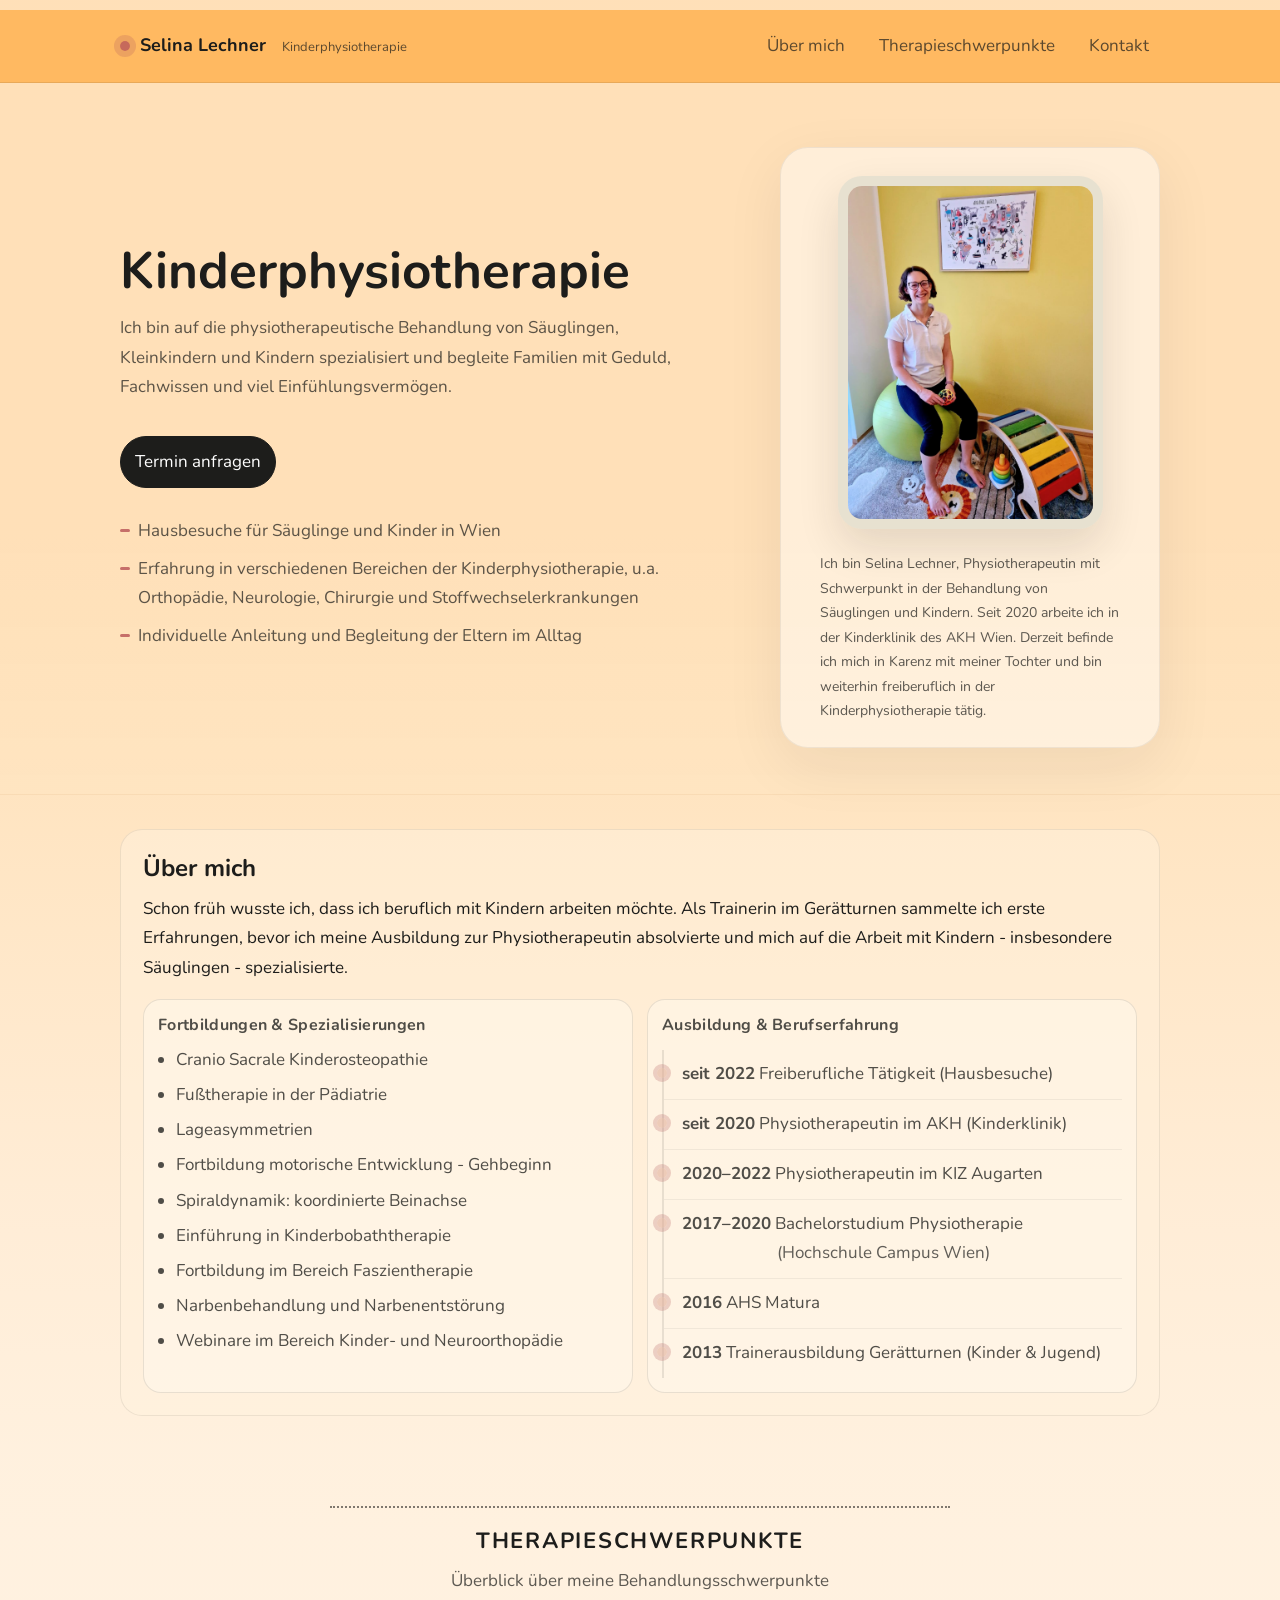
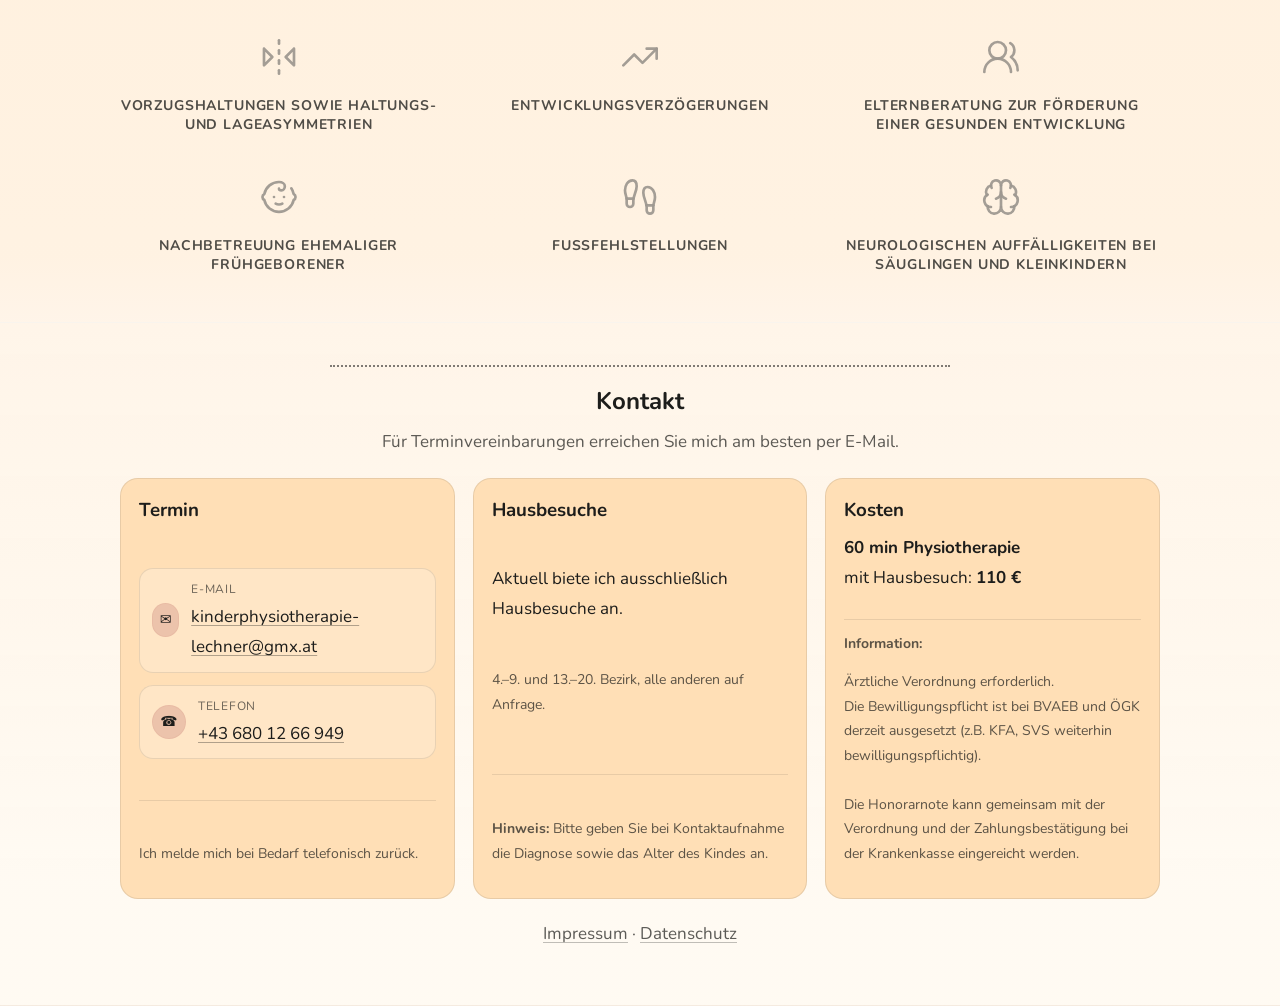
<file: index.html>
﻿<!doctype html>
<html lang="de">
<head>
  <meta charset="utf-8" />
  <meta name="viewport" content="width=device-width, initial-scale=1" />
  <title>Selina Lechner – Kinderphysiotherapie in Wien</title>
  <meta name="description" content="Kinderphysiotherapie in Wien: Hausbesuche, Beratung, Entwicklungsförderung. Kontakt & Terminvereinbarung." />
  <link rel="canonical" href="https://kinderphysiotherapie-lechner.at/" />

  <link rel="stylesheet" href="css/fonts.css" />
  <link rel="stylesheet" href="css/style.css" />
</head>

<body>
  <div class="top-accent" aria-hidden="true"></div>

  <header class="site-header">
    <div class="wrap header-inner">
      <a class="brand" href="#top" aria-label="Start">
        <span class="brand-dot" aria-hidden="true"></span>
        <span class="brand-name">Selina Lechner</span>
        <span class="brand-sub">Kinderphysiotherapie</span>
      </a>

      <button class="nav-toggle"
        type="button"
        aria-label="Menü öffnen"
        aria-expanded="false"
        aria-controls="site-nav">
        <span class="nav-toggle-label">Menü</span>
        <span class="nav-toggle-icon" aria-hidden="true"></span>
      </button>

      <nav id="site-nav" class="nav" aria-label="Hauptnavigation">
        <a href="#ueber-mich">Über mich</a>
        <a href="#leistungen">Therapieschwerpunkte</a>
        <a href="#kontakt">Kontakt</a>
      </nav>
    </div>
  </header>

  <main id="top">
    <!-- HERO -->
    <section class="hero">
      <div class="wrap hero-grid">
        <div class="hero-copy">
          <h1>Kinderphysiotherapie</h1>
          <p class="lead">
            Ich bin auf die physiotherapeutische Behandlung von Säuglingen, Kleinkindern und Kindern spezialisiert und begleite Familien mit Geduld, Fachwissen und viel Einfühlungsvermögen.
          </p>

          <div class="hero-actions">
            <a class="btn" href="mailto:kinderphysiotherapie-lechner@gmx.at">Termin anfragen</a>
          </div>

          <ul class="trust">
            <li>Hausbesuche für Säuglinge und Kinder in Wien</li>
            <li>Erfahrung in verschiedenen Bereichen der Kinderphysiotherapie, u.a. Orthopädie, Neurologie, Chirurgie und Stoffwechselerkrankungen</li>
            <li>Individuelle Anleitung und Begleitung der Eltern im Alltag</li>
          </ul>
        </div>

        <div class="hero-media">
          <div class="portrait-frame">
            <img src="img/selina.jpg" alt="Portrait von Selina Lechner" class="portrait" />
          </div>
          <div class="portrait-note">
            <p>Ich bin Selina Lechner, Physiotherapeutin mit Schwerpunkt in der Behandlung von Säuglingen und Kindern. Seit 2020 arbeite ich in der Kinderklinik des AKH Wien. Derzeit befinde ich mich in Karenz mit meiner Tochter und bin weiterhin freiberuflich in der Kinderphysiotherapie tätig.</p>
          </div>
        </div>
      </div>
    </section>

    <!-- ÜBER MICH -->
    <section class="about-block" id="ueber-mich">
      <div class="wrap">
        <div class="about">
          <h2>Über mich</h2>
          <p>
            Schon früh wusste ich, dass ich beruflich mit Kindern arbeiten möchte. Als Trainerin im Gerätturnen sammelte ich erste Erfahrungen, bevor ich meine Ausbildung zur Physiotherapeutin absolvierte
            und mich auf die Arbeit mit Kindern - insbesondere Säuglingen - spezialisierte.
          </p>

          <div class="about-highlights">
            <div class="highlight">
              <h3>Fortbildungen & Spezialisierungen</h3>
              <ul class="clean-list">
                <li>Cranio Sacrale Kinderosteopathie</li>
                <li>Fußtherapie in der Pädiatrie</li>
                <li>Lageasymmetrien</li>
                <li>Fortbildung motorische Entwicklung - Gehbeginn</li>
                <li>Spiraldynamik: koordinierte Beinachse</li>
                <li>Einführung in Kinderbobaththerapie</li>
                <li>Fortbildung im Bereich Faszientherapie</li>
                <li>Narbenbehandlung und Narbenentstörung</li>
                <li>Webinare im Bereich Kinder- und Neuroorthopädie</li>
              </ul>
            </div>

            <div class="highlight">
              <h3>Ausbildung &amp; Berufserfahrung</h3>
              <ul class="clean-list timeline">
                <li><strong>seit 2022</strong> Freiberufliche Tätigkeit (Hausbesuche)</li>
                <li><strong>seit 2020</strong> Physiotherapeutin im AKH (Kinderklinik)</li>
                <li><strong>2020–2022</strong> Physiotherapeutin im KIZ Augarten</li>
                <li><strong>2017–2020</strong> Bachelorstudium Physiotherapie <span style="display:block; margin-left:95px; margin-top: 0px; color: rgba(29,29,27,.7); font-weight: 400;">(Hochschule Campus Wien)</span></li>
                <li><strong>2016</strong> AHS Matura</li>
                <li><strong>2013</strong> Trainerausbildung Gerätturnen (Kinder & Jugend)</li>
              </ul>
            </div>
          </div>
        </div>
      </div>
    </section>

    <!-- THERAPIESCHWERPUNKTE -->
    <section class="focus-section" id="leistungen">
      <div class="wrap">
        <div class="focus-topline" aria-hidden="true"></div>
        <h2 class="focus-title">Therapieschwerpunkte</h2>
        <p class="focus-subtitle">Überblick über meine Behandlungsschwerpunkte</p>

        <div class="focus-grid focus-grid--simple">
          <article class="focus-item">
            <div class="focus-icon" aria-hidden="true">
              <i data-lucide="flip-horizontal-2"></i>
            </div>
            <h3>Vorzugshaltungen sowie Haltungs- und Lageasymmetrien</h3>
          </article>

          <article class="focus-item">
            <div class="focus-icon" aria-hidden="true">
              <i data-lucide="trending-up"></i>
            </div>
            <h3>Entwicklungsverzögerungen</h3>
          </article>

          <article class="focus-item">
            <div class="focus-icon" aria-hidden="true">
              <i data-lucide="users-round"></i>
            </div>
            <h3>Elternberatung zur Förderung einer gesunden Entwicklung</h3>
          </article>

          <article class="focus-item">
            <div class="focus-icon" aria-hidden="true">
              <i data-lucide="baby"></i>
            </div>
            <h3>Nachbetreuung ehemaliger Frühgeborener</h3>
          </article>

          <article class="focus-item">
            <div class="focus-icon" aria-hidden="true">
              <i data-lucide="footprints"></i>
            </div>
            <h3>Fußfehlstellungen</h3>
          </article>

          <article class="focus-item">
            <div class="focus-icon" aria-hidden="true">
              <i data-lucide="brain"></i>
            </div>
            <h3>Neurologischen Auffälligkeiten bei Säuglingen und Kleinkindern</h3>
          </article>
        </div>
      </div>
    </section>

    <!-- KONTAKT -->
    <section class="section section-alt" id="kontakt">
      <div class="wrap">
        <div class="focus-topline" aria-hidden="true"></div>
        <header class="section-head contact-head">
          <h2>Kontakt</h2>
          <p>Für Terminvereinbarungen erreichen Sie mich am besten per E-Mail.</p>
        </header>

        <div class="contact-grid contact-grid--3">
          <!-- Termin -->
          <div class="contact-card">
            <h3>Termin</h3>

            <div class="contact-rows">
              <div class="contact-row">
                <span class="contact-icon" aria-hidden="true">✉</span>
                <div class="contact-body">
                  <span class="contact-label">E-Mail</span>
                  <a class="link" href="mailto:kinderphysiotherapie-lechner@gmx.at">kinderphysiotherapie-lechner@gmx.at</a>
                </div>
              </div>

              <div class="contact-row">
                <span class="contact-icon" aria-hidden="true">☎</span>
                <div class="contact-body">
                  <span class="contact-label">Telefon</span>
                  <a class="link" href="tel:+436801266949">+43 680 12 66 949</a>
                </div>
              </div>
            </div>

            <div class="card-sep"></div>

            <p class="muted small">
              Ich melde mich bei Bedarf telefonisch zurück.
            </p>
          </div>

          <!-- Hausbesuche -->
          <div class="contact-card">
            <h3>Hausbesuche</h3>
            <p>Aktuell biete ich ausschließlich Hausbesuche an.</p>
            <p class="muted small">4.–9. und 13.–20. Bezirk, alle anderen auf Anfrage.</p>

            <div class="card-sep"></div>

            <p class="small muted"><strong>Hinweis:</strong> Bitte geben Sie bei Kontaktaufnahme die Diagnose sowie das Alter des Kindes an.</p>
          </div>

          <!-- Kosten / Information -->
          <div class="contact-card">
            <h3>Kosten</h3>
            <p><strong>60 min Physiotherapie</strong><br>mit Hausbesuch: <strong>110 €</strong></p>

            <div class="card-sep"></div>

            <p class="small muted"><strong>Information:</strong></p>
            <p class="muted small">
              Ärztliche Verordnung erforderlich.<br>
              Die Bewilligungspflicht ist bei BVAEB und ÖGK derzeit ausgesetzt (z.B. KFA, SVS weiterhin bewilligungspflichtig).<br><br>
              Die Honorarnote kann gemeinsam mit der Verordnung und der Zahlungsbestätigung bei der Krankenkasse eingereicht werden.
            </p>
          </div>
        </div>

        <p class="fineprint">
          <a href="impressum.html">Impressum</a> · <a href="datenschutz.html">Datenschutz</a>
        </p>
      </div>
    </section>
  </main>

  <script>
  document.addEventListener("DOMContentLoaded", () => {
    const header = document.querySelector(".site-header");
    const toggle = document.querySelector(".nav-toggle");
    const nav = document.getElementById("site-nav");
    if (!header || !toggle || !nav) return;

    const updateHeaderColor = () => {
      const progress = Math.min(window.scrollY / 900, 1);
      const styles = getComputedStyle(document.documentElement);
      const readRgb = name => styles.getPropertyValue(name).split(",").map(value => Number(value.trim()));
      const start = readRgb("--header-bg-rgb");
      const end = readRgb("--header-bg-scrolled-rgb");
      const rgb = start.map((value, index) => Math.round(value + (end[index] - value) * progress));
      header.style.setProperty("--header-current-bg", `rgba(${rgb[0]}, ${rgb[1]}, ${rgb[2]}, ${0.94 + 0.06 * (1 - progress)})`);
    };

    updateHeaderColor();
    window.addEventListener("scroll", updateHeaderColor, { passive: true });

    toggle.addEventListener("click", () => {
      const open = header.classList.toggle("nav-open");
      toggle.setAttribute("aria-expanded", open ? "true" : "false");
      toggle.setAttribute("aria-label", open ? "Menü schließen" : "Menü öffnen");
    });

    nav.querySelectorAll("a").forEach(a => {
      a.addEventListener("click", () => {
        header.classList.remove("nav-open");
        toggle.setAttribute("aria-expanded", "false");
        toggle.setAttribute("aria-label", "Menü öffnen");
      });
    });
  });
  </script>
  <script src="assets/js/lucide.min.js"></script>
  <script>
    lucide.createIcons();
  </script>
</body>
</html>
</file>
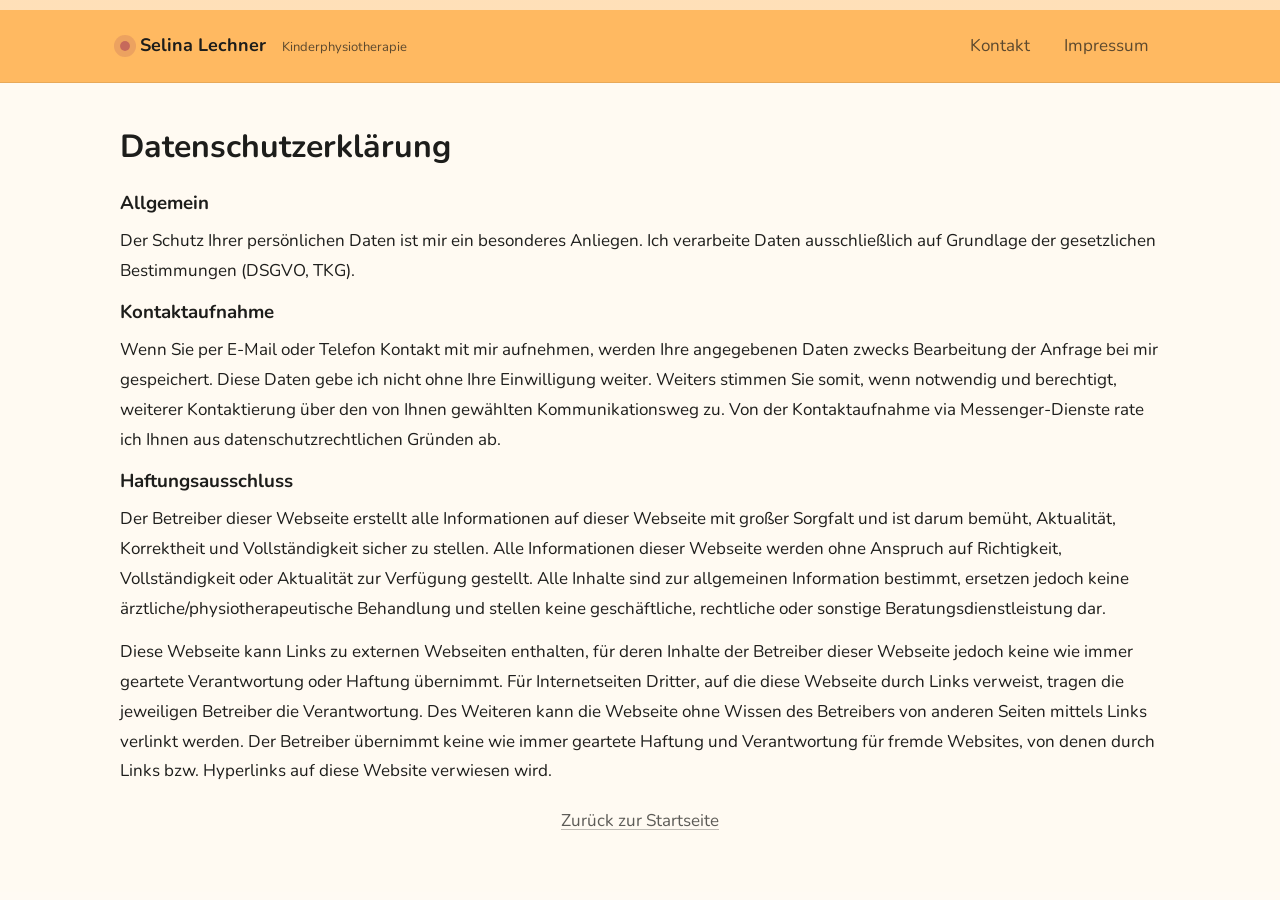
<file: datenschutz.html>
﻿<!doctype html>
<html lang="de">
<head>
  <meta charset="utf-8" />
  <meta name="viewport" content="width=device-width, initial-scale=1" />
  <title>Datenschutz – Selina Lechner</title>
  <meta name="description" content="Datenschutzerklärung der Website von Selina Lechner, Kinderphysiotherapie in Wien." />
  <link rel="canonical" href="https://kinderphysiotherapie-lechner.at/datenschutz.html" />
  <link rel="stylesheet" href="css/fonts.css" />
  <link rel="stylesheet" href="css/style.css" />
</head>
<body>
  <div class="top-accent" aria-hidden="true"></div>

  <header class="site-header">
    <div class="wrap header-inner">
      <a class="brand" href="index.html">
        <span class="brand-dot" aria-hidden="true"></span>
        <span class="brand-name">Selina Lechner</span>
        <span class="brand-sub">Kinderphysiotherapie</span>
      </a>

      <button class="nav-toggle"
        type="button"
        aria-label="Menü öffnen"
        aria-expanded="false"
        aria-controls="site-nav">
        <span class="nav-toggle-label">Menü</span>
        <span class="nav-toggle-icon" aria-hidden="true"></span>
      </button>

      <nav id="site-nav" class="nav" aria-label="Hauptnavigation">
        <a href="index.html#kontakt">Kontakt</a>
        <a href="impressum.html">Impressum</a>
      </nav>
    </div>
  </header>

  <main class="section">
    <div class="wrap">
      <header class="section-head">
        <h1>Datenschutzerklärung</h1>
      </header>

      <div class="info">
        <h3>Allgemein</h3>
        <p>Der Schutz Ihrer persönlichen Daten ist mir ein besonderes Anliegen. Ich verarbeite Daten ausschließlich auf Grundlage der gesetzlichen Bestimmungen (DSGVO, TKG).</p>

        <h3>Kontaktaufnahme</h3>
        <p>Wenn Sie per E-Mail oder Telefon Kontakt mit mir aufnehmen, werden Ihre angegebenen Daten zwecks Bearbeitung der Anfrage bei mir gespeichert. Diese Daten gebe ich nicht ohne Ihre Einwilligung weiter. Weiters stimmen Sie somit, wenn notwendig und berechtigt, weiterer Kontaktierung über den von Ihnen gewählten Kommunikationsweg zu. Von der Kontaktaufnahme via Messenger-Dienste rate ich Ihnen aus datenschutzrechtlichen Gründen ab.</p>

        <h3>Haftungsausschluss</h3>
        <p>Der Betreiber dieser Webseite erstellt alle Informationen auf dieser Webseite mit großer Sorgfalt und ist darum bemüht, Aktualität, Korrektheit und Vollständigkeit sicher zu stellen. Alle Informationen dieser Webseite werden ohne Anspruch auf Richtigkeit, Vollständigkeit oder Aktualität zur Verfügung gestellt. Alle Inhalte sind zur allgemeinen Information bestimmt, ersetzen jedoch keine ärztliche/physiotherapeutische Behandlung und stellen keine geschäftliche, rechtliche oder sonstige Beratungsdienstleistung dar.</p>
        <p>Diese Webseite kann Links zu externen Webseiten enthalten, für deren Inhalte der Betreiber dieser Webseite jedoch keine wie immer geartete Verantwortung oder Haftung übernimmt. Für Internetseiten Dritter, auf die diese Webseite durch Links verweist, tragen die jeweiligen Betreiber die Verantwortung. Des Weiteren kann die Webseite ohne Wissen des Betreibers von anderen Seiten mittels Links verlinkt werden. Der Betreiber übernimmt keine wie immer geartete Haftung und Verantwortung für fremde Websites, von denen durch Links bzw. Hyperlinks auf diese Website verwiesen wird.</p>
      </div>

      <p class="fineprint"><a href="index.html">Zurück zur Startseite</a></p>
    </div>
  </main>

  <script>
  document.addEventListener("DOMContentLoaded", () => {
    const header = document.querySelector(".site-header");
    const toggle = document.querySelector(".nav-toggle");
    const nav = document.getElementById("site-nav");
    if (!header || !toggle || !nav) return;

    const updateHeaderColor = () => {
      const progress = Math.min(window.scrollY / 900, 1);
      const styles = getComputedStyle(document.documentElement);
      const readRgb = name => styles.getPropertyValue(name).split(",").map(value => Number(value.trim()));
      const start = readRgb("--header-bg-rgb");
      const end = readRgb("--header-bg-scrolled-rgb");
      const rgb = start.map((value, index) => Math.round(value + (end[index] - value) * progress));
      header.style.setProperty("--header-current-bg", `rgba(${rgb[0]}, ${rgb[1]}, ${rgb[2]}, ${0.94 + 0.06 * (1 - progress)})`);
    };

    updateHeaderColor();
    window.addEventListener("scroll", updateHeaderColor, { passive: true });

    toggle.addEventListener("click", () => {
      const open = header.classList.toggle("nav-open");
      toggle.setAttribute("aria-expanded", open ? "true" : "false");
      toggle.setAttribute("aria-label", open ? "Menü schließen" : "Menü öffnen");
    });

    nav.querySelectorAll("a").forEach(a => {
      a.addEventListener("click", () => {
        header.classList.remove("nav-open");
        toggle.setAttribute("aria-expanded", "false");
        toggle.setAttribute("aria-label", "Menü öffnen");
      });
    });
  });
  </script>
</body>
</html>
</file>
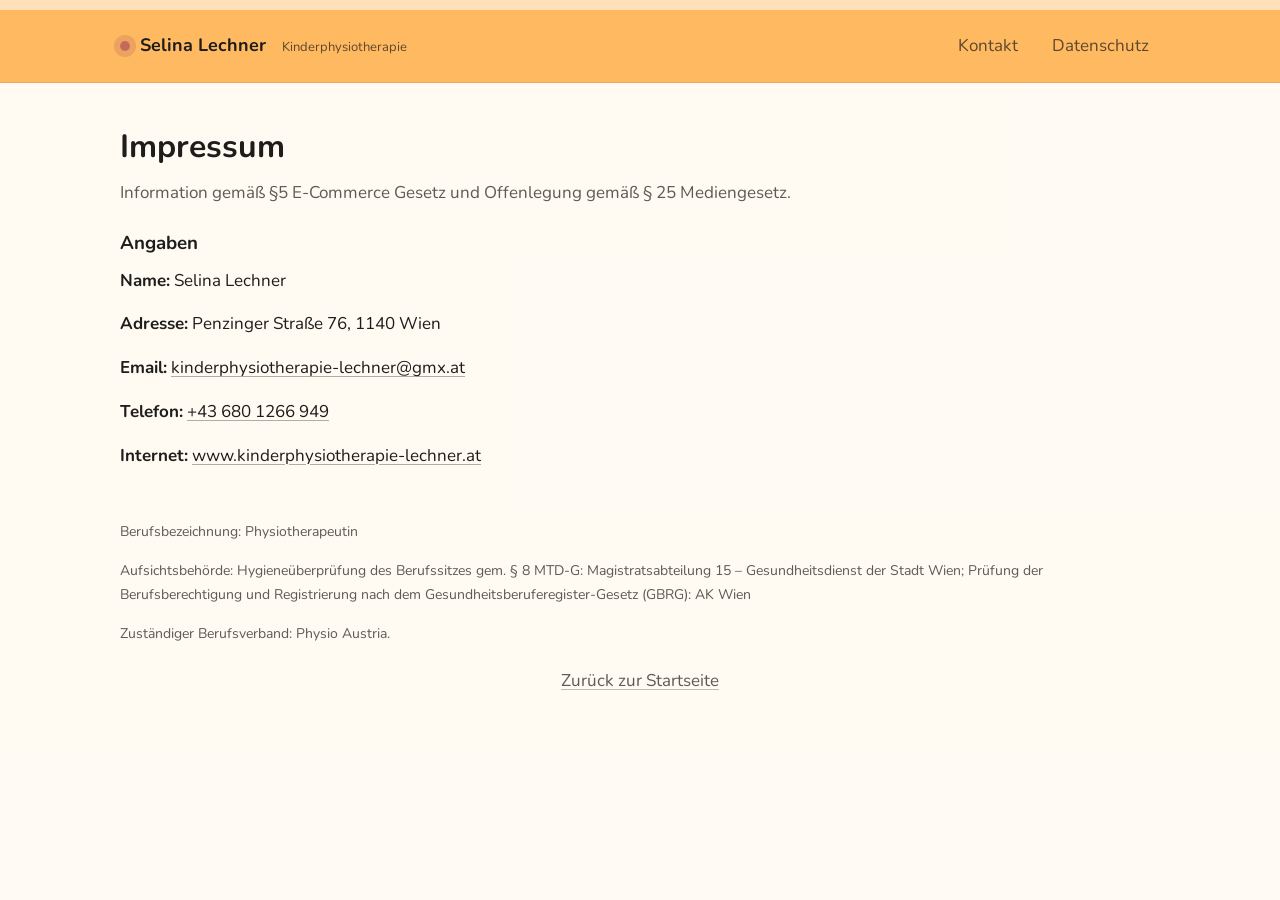
<file: impressum.html>
﻿<!doctype html>
<html lang="de">
<head>
  <meta charset="utf-8" />
  <meta name="viewport" content="width=device-width, initial-scale=1" />
  <title>Impressum – Selina Lechner</title>
  <meta name="description" content="Impressum der Website von Selina Lechner, Kinderphysiotherapie in Wien." />
  <link rel="canonical" href="https://kinderphysiotherapie-lechner.at/impressum.html" />
  <link rel="stylesheet" href="css/fonts.css" />
  <link rel="stylesheet" href="css/style.css" />
</head>
<body>
  <div class="top-accent" aria-hidden="true"></div>

  <header class="site-header">
    <div class="wrap header-inner">
      <a class="brand" href="index.html">
        <span class="brand-dot" aria-hidden="true"></span>
        <span class="brand-name">Selina Lechner</span>
        <span class="brand-sub">Kinderphysiotherapie</span>
      </a>

      <button class="nav-toggle"
        type="button"
        aria-label="Menü öffnen"
        aria-expanded="false"
        aria-controls="site-nav">
        <span class="nav-toggle-label">Menü</span>
        <span class="nav-toggle-icon" aria-hidden="true"></span>
      </button>

      <nav id="site-nav" class="nav" aria-label="Hauptnavigation">
        <a href="index.html#kontakt">Kontakt</a>
        <a href="datenschutz.html">Datenschutz</a>
      </nav>
    </div>
  </header>

  <main class="section">
    <div class="wrap">
      <header class="section-head">
        <h1>Impressum</h1>
        <p class="muted">Information gemäß §5 E-Commerce Gesetz und Offenlegung gemäß § 25 Mediengesetz.</p>
      </header>

      <div class="info">
        <h3>Angaben</h3>
        <p><strong>Name:</strong> Selina Lechner</p>
        <p><strong>Adresse:</strong> Penzinger Straße 76, 1140 Wien</p>
        <p><strong>Email:</strong> <a class="link" href="mailto:kinderphysiotherapie-lechner@gmx.at">kinderphysiotherapie-lechner@gmx.at</a></p>
        <p><strong>Telefon:</strong> <a class="link" href="tel:+436801266949">+43 680 1266 949</a></p>
        <p style="margin-bottom: 50px;"><strong>Internet:</strong> <a class="link" href="https://www.kinderphysiotherapie-lechner.at">www.kinderphysiotherapie-lechner.at</a></p>

        <p class="small muted">Berufsbezeichnung: Physiotherapeutin</p>
        <p class="small muted">Aufsichtsbehörde: Hygieneüberprüfung des Berufssitzes gem. § 8 MTD-G: Magistratsabteilung 15 – Gesundheitsdienst der Stadt Wien; Prüfung der Berufsberechtigung und Registrierung nach dem Gesundheitsberuferegister-Gesetz (GBRG): AK Wien</p>
        <p class="small muted">Zuständiger Berufsverband: Physio Austria.</p>
      </div>

      <p class="fineprint"><a href="index.html">Zurück zur Startseite</a></p>
    </div>
  </main>

  <script>
  document.addEventListener("DOMContentLoaded", () => {
    const header = document.querySelector(".site-header");
    const toggle = document.querySelector(".nav-toggle");
    const nav = document.getElementById("site-nav");
    if (!header || !toggle || !nav) return;

    const updateHeaderColor = () => {
      const progress = Math.min(window.scrollY / 900, 1);
      const styles = getComputedStyle(document.documentElement);
      const readRgb = name => styles.getPropertyValue(name).split(",").map(value => Number(value.trim()));
      const start = readRgb("--header-bg-rgb");
      const end = readRgb("--header-bg-scrolled-rgb");
      const rgb = start.map((value, index) => Math.round(value + (end[index] - value) * progress));
      header.style.setProperty("--header-current-bg", `rgba(${rgb[0]}, ${rgb[1]}, ${rgb[2]}, ${0.94 + 0.06 * (1 - progress)})`);
    };

    updateHeaderColor();
    window.addEventListener("scroll", updateHeaderColor, { passive: true });

    toggle.addEventListener("click", () => {
      const open = header.classList.toggle("nav-open");
      toggle.setAttribute("aria-expanded", open ? "true" : "false");
      toggle.setAttribute("aria-label", open ? "Menü schließen" : "Menü öffnen");
    });

    nav.querySelectorAll("a").forEach(a => {
      a.addEventListener("click", () => {
        header.classList.remove("nav-open");
        toggle.setAttribute("aria-expanded", "false");
        toggle.setAttribute("aria-label", "Menü öffnen");
      });
    });
  });
  </script>
</body>
</html>
</file>
<file: css/fonts.css>
@font-face {
  font-family: 'Nunito';
  font-style: normal;
  font-weight: 400;
  font-display: swap;
  src: url(../assets/fonts/nunito-1.woff2) format('woff2');
}
@font-face {
  font-family: 'Nunito';
  font-style: normal;
  font-weight: 500;
  font-display: swap;
  src: url(../assets/fonts/nunito-2.woff2) format('woff2');
}
@font-face {
  font-family: 'Nunito';
  font-style: normal;
  font-weight: 600;
  font-display: swap;
  src: url(../assets/fonts/nunito-3.woff2) format('woff2');
}
@font-face {
  font-family: 'Nunito';
  font-style: normal;
  font-weight: 700;
  font-display: swap;
  src: url(../assets/fonts/nunito-4.woff2) format('woff2');
}
</file>
<file: css/style.css>
﻿/* =========================================================
   Kinderphysio - ruhiges, luftiges Layout (Nunito)
   + Abschnitts-Verlaeufe ueber Variablen
   ========================================================= */

:root{
  --bg: var(--c-contact);
  --paper:#ffffff;
  --ink:#1d1d1b;
  --muted:rgba(29,29,27,.72);
  --line:rgba(29,29,27,.12);
  --soft:rgba(255,255,255,.65);
  --accent:#dfaa96;
  --accent-strong: rgba(188, 91, 91, 0.85);
  --accent-medium: rgba(223,170,150,.55);
  --accent-soft: rgba(178, 91, 91, 0.25);
  --accent-border: rgba(223,170,150,.32);
  --sage-soft: rgba(190,211,205,.28);
  --portrait-width: 265px;
  --portrait-mobile-width: 225px;
  --portrait-aspect: 3 / 4;
  --portrait-border-width: 10px; /* 0 = Portrait-Rahmen ausblenden */
  --portrait-border-color: var(--sage-soft); /* transparent = Rahmenfarbe ausblenden */
  --radius:22px;

  /* =========================================================
     FARBEN & UEBERGAENGE
     Hier kannst du die Website-Stimmung schnell anpassen.
     ========================================================= */

  /* ===== Abschnittsfarben (anpassen nach Geschmack) ===== */
  --c-hero:    rgba(255, 223, 182, .97);
  --c-about:   rgba(255, 231, 199, .94);
  --c-focus:   rgba(255, 241, 224, .88);
  --c-contact: rgba(255, 250, 243, .96);

  /* Zwischenfarben fuer weichere Uebergaenge */
  --blend-hero-about:  rgba(255, 227, 190, .94);
  --blend-about-mid:   rgba(255, 235, 211, .90);
  --blend-about-focus: rgba(255, 239, 219, .86);
  --blend-focus-end:   rgba(255, 244, 232, .92);

  /* Profilflaeche rund um Portrait und Text */
  --hero-card-bg: rgba(255, 255, 255, 0.46); /* transparent = Hintergrund ausblenden */
  --hero-card-border: rgba(29,29,27,.07); /* transparent = Rahmen ausblenden */
  --hero-card-shadow: 0 18px 60px rgba(29,29,27,.07); /* none = Schatten ausblenden */

  /* Box "Ueber mich" */
  --about-card-bg: rgba(255, 241, 221, .50);
  --about-card-border: rgba(29,29,27,.08);
  --about-inner-card-bg: rgba(255, 248, 238, .48);
  --about-inner-card-border: rgba(29,29,27,.10);

  /* Kontaktkarten und kleine Kontaktfelder */
  --contact-card-bg: rgb(var(--header-bg-scrolled-rgb));
  --contact-card-border: rgba(29,29,27,.10);
  --contact-row-bg: rgba(255,255,255,.22);
  --contact-row-border: rgba(29,29,27,.10);
  --contact-icon-bg: var(--accent-soft);
  --contact-icon-border: var(--accent-border);

  /* Wie lang/weich die Uebergaenge sind */
  --fade-hero: 260px;
  --fade-contact: 560px;

  /* Feine Trennlinien zwischen Bereichen */
  --line-hero: rgba(29,29,27,.025);
  --line-section-top: rgba(29,29,27,.025);
  --line-section-bottom: rgba(29,29,27,.04);
  --header-bg-rgb: 255, 185, 97;
  --header-bg-scrolled-rgb: 255, 223, 182;
  --header-bg: rgb(var(--header-bg-rgb));
  --header-border: rgba(29,29,27,0.10);
  --top-accent-start: var(--c-hero);
  --top-accent-mid:   var(--c-hero);
  --top-accent-end:   var(--c-hero);
  
}

*{ box-sizing:border-box; }

html, body{
  margin:0;
  padding:0;
  background:var(--bg);
  color:var(--ink);
  font-family:"Nunito", system-ui, -apple-system, Segoe UI, Roboto, Arial, sans-serif;
}

a, p, li, span{
  font-family:"Nunito", system-ui, -apple-system, Segoe UI, Roboto, Arial, sans-serif;
  font-size:17px;
  line-height:1.75;
  letter-spacing:0;
  color:var(--ink);
}

h1, h2, h3{
  font-family:"Nunito", system-ui, -apple-system, Segoe UI, Roboto, Arial, sans-serif;
  font-weight:700;
  margin:0 0 10px;
}

p{ margin:0 0 14px; }
ul{ margin:0; padding-left:18px; }
li{ margin:0 0 8px; }

.muted{ color:var(--muted); }
.small{ font-size:14px; }

.wrap{
  width:min(1040px, calc(100% - 48px));
  margin:0 auto;
}

/* ---------- Zierstreifen ---------- */
.top-accent{
  position: sticky;
  top: 0;
  z-index: 999;
  height: 10px;
  background: linear-gradient(
    90deg,
    var(--top-accent-start),
    var(--top-accent-mid),
    var(--top-accent-end)
  );
  backdrop-filter: blur(6px);
}

/* ---------- Header / Nav ---------- */
.site-header{
  position: sticky;
  top: 10px;
  z-index: 50;
  background: var(--header-current-bg, var(--header-bg));
  border-bottom: 1px solid var(--header-border);
  backdrop-filter: blur(10px);
  transition: background .18s ease, border-color .18s ease;
}

.header-inner{
  display:flex;
  align-items:center;
  justify-content:space-between;
  padding:14px 0;
  gap:14px;
  position: relative;
}

.brand{
  display:flex;
  align-items:baseline;
  gap:10px;
  text-decoration:none;
  white-space:nowrap;
  color: var(--ink);
}

.brand-dot{
  width:10px;
  height:10px;
  border-radius:999px;
  background: var(--accent-strong);
  box-shadow: 0 0 0 6px var(--accent-soft);
}

.brand-name{ font-size:18px; font-weight:700; }
.brand-sub{ font-size:13px; color:var(--muted); margin-left:6px; }

/* Desktop Nav */
.nav{
  display:flex;
  gap:12px;
  flex-wrap:wrap;
  justify-content:flex-end;
}

.nav a{
  text-decoration:none;
  color:var(--muted);
  padding: 6px 10px;
  border-radius:999px;
  border:1px solid transparent;
}

.nav a:hover{
  color:var(--ink);
  border-color: rgba(29,29,27,.12);
  background: rgba(255,255,255,.50);
}

/* ---------- Buttons ---------- */
.btn{
  display:inline-flex;
  align-items:center;
  justify-content:center;
  padding: 10px 14px;
  border-radius: 999px;
  border: 1px solid var(--ink);
  background: var(--ink);
  color: var(--paper);
  text-decoration:none;
  transition: transform .12s ease, opacity .12s ease;
  gap:8px;
}

.btn:hover{ transform: translateY(-1px); opacity:.92; }

.btn-ghost{
  background: transparent;
  color: var(--ink);
}

.link{
  text-decoration: underline;
  text-decoration-color: rgba(29,29,27,.35);
  text-underline-offset: 3px;
}

/* =========================================================
   Abschnitts-Verlaeufe (sanfte Uebergaenge)
   ========================================================= */

/* HERO: oben weiss, unten Richtung About */
.hero{
  background: linear-gradient(
    to bottom,
    var(--c-hero) 0%,
    var(--c-hero) calc(100% - var(--fade-hero)),
    var(--blend-hero-about) 100%
  );
  padding: 64px 0 46px;
  border-bottom: 1px solid var(--line-hero);
}

/* UEBER MICH: oben nimmt Hero-Farbe auf, unten Richtung Focus */
#ueber-mich{
  background: linear-gradient(
    to bottom,
    var(--blend-hero-about) 0%,
    var(--blend-about-mid) 62%,
    var(--blend-about-focus) 100%
  );
}

/* THERAPIESCHWERPUNKTE: oben nimmt About-Farbe auf, unten Richtung Kontakt */
#leistungen{
  background: linear-gradient(
    to bottom,
    var(--blend-about-focus) 0%,
    var(--c-focus) 86%,
    var(--blend-focus-end) 100%
  );
}

/* KONTAKT: eigener Grundton */
#kontakt.section-alt{
  background: linear-gradient(
    to bottom,
    var(--blend-focus-end) 0%,
    rgba(255, 247, 237, .94) 45%,
    var(--c-contact) var(--fade-contact),
    var(--c-contact) 100%
  );
}

/* ---------- Hero Layout ---------- */
.hero-grid{
  display:grid;
  grid-template-columns: minmax(0, 1fr) 380px;
  gap: 64px;
  align-items:center;
}

.kicker{
  font-size:13px;
  text-transform: uppercase;
  letter-spacing:.08em;
  color: var(--muted);
  margin-bottom: 10px;
}

.hero h1{
  font-size: clamp(34px, 4vw, 52px);
  line-height: 1.08;
  margin-bottom: 14px;
}

.lead{
  color: var(--muted);
  max-width: 62ch;
}

.cta-row{
  display:flex;
  gap: 12px;
  flex-wrap:wrap;
  margin: 30px 0 10px;
}

.trust{
  list-style: none;
  padding-left: 0;
  margin-top: 14px;
  display:grid;
  gap: 8px;
}

.hero-actions{
  margin: 34px 0 28px;
}

.trust li{
  padding-left: 18px;
  position: relative;
  color: var(--muted);
  margin: 0;
}

.trust li::before{
  content: "";
  position:absolute;
  left: 0;
  top: 13px;
  width: 10px;
  height: 3px;
  border-radius: 999px;
  background: var(--accent-strong);
}

/* Portrait */
.hero-media{
  display:flex;
  flex-direction:column;
  align-items:center;
  gap: 0;
  padding: 28px 24px 22px;
  border: 1px solid var(--hero-card-border);
  border-radius: 28px;
  background: var(--hero-card-bg);
  box-shadow: var(--hero-card-shadow);
}


.portrait-frame{
  width: var(--portrait-width);
  max-width: 100%;
  aspect-ratio: var(--portrait-aspect);
  overflow: hidden;
  border-radius: 24px;
  border: var(--portrait-border-width) solid var(--portrait-border-color);
  box-shadow: 0 18px 42px rgba(29,29,27,.12);
  background: rgba(0,0,0,.03);
}

.portrait{
  /* BILD HIER EINSTELLEN:
     Zoom: 1 = normal, 1.1 = 10 Prozent groesser
     X: positive Werte nach rechts, negative nach links
     Y: positive Werte nach unten, negative nach oben */
  --bild-zoom: 1;
  --bild-x: 0px;
  --bild-y: 0px;

  display: block;
  width: 100%;
  height: 100%;
  object-fit: cover;
  transform: translate(var(--bild-x), var(--bild-y)) scale(var(--bild-zoom));
}

.portrait-note{
  max-width: 310px;
  background: transparent;
  border: 1px solid transparent;
  border-radius: 18px;
  padding: 22px 4px 0;
}

.portrait-note p{ margin:0 0 8px; }
.portrait-note p:last-child{ margin:0; color:var(--muted); font-size:14px; }

/* ---------- Ueber mich ---------- */
.about-block{
  padding: 34px 0 30px;
}

.about-block .wrap{
  margin-bottom: 8px;
}

.about{
  background: var(--about-card-bg);
  border: 1px solid var(--about-card-border);
  border-radius: var(--radius);
  padding: 22px;
}

.about-highlights{
  display:grid;
  grid-template-columns: 1fr 1fr;
  gap: 14px;
  margin-top: 16px;
}

.highlight{
  background: var(--about-inner-card-bg);
  border: 1px solid var(--about-inner-card-border);
  border-radius: 18px;
  padding: 14px;
}

.highlight h3{
  font-size: 16px;
  text-transform: none;
  letter-spacing: .02em;
  color: rgba(29,29,27,.78);
}

/* echte Listen + Zeilenabstand */
.clean-list{
  margin: 10px 0 0;
  padding-left: 18px;
}

.clean-list li{
  margin: 0 0 8px;
  line-height: 1.6;
  color: rgba(29,29,27,.78);
}

/* ---------- Therapieschwerpunkte ---------- */
.focus-section{
  position: relative;
  padding: 52px 0 48px;
  overflow: hidden;
}

.focus-topline{
  width: 100%;
  max-width: 620px;
  margin: 0 auto 18px;
  border-top: 2px dotted rgba(0,0,0,0.50);
}

.focus-title{
  text-align:center;
  letter-spacing:.08em;
  text-transform: uppercase;
  font-size: 22px;
  color: var(--ink);
  margin-bottom: 10px;
}

.focus-subtitle{
  text-align:center;
  color: var(--muted);
  margin: 0 auto 34px;
  max-width: 78ch;
}

.focus-grid--simple{
  display:grid;
  grid-template-columns: repeat(3, 1fr);
  gap: 36px 44px;
  align-items:start;
}

.focus-item{
  min-height: initial;
  padding: 0;
  border: 0;
  border-radius: 0;
  background: transparent;
  box-shadow: none;
}

.focus-item h3{
  text-align:center;
  font-size: 14px;
  line-height: inherit;
  letter-spacing:.06em;
  text-transform: uppercase;
  color: rgba(29,29,27,.78);
  margin: 0;
}

.focus-icon{
  display:flex;
  align-items:center;
  justify-content:center;
  width: 54px;
  height: 54px;
  margin: 0 auto 12px;
  opacity: .55;
  color: rgba(80,80,80,.95); /* wichtig fuer Lucide (currentColor) */
}

.focus-icon svg, .focus-icon .lucide{
  width: 40px;
  height: 40px;
  stroke-width: 1.6;
  fill: none;
  stroke-linecap: round;
  stroke-linejoin: round;
}

/* ---------- Kontakt ---------- */
.section{
  padding: 42px 0;
}

.section-alt{
  border-top: 1px solid var(--line-section-top);
  border-bottom: 1px solid var(--line-section-bottom);
}

.section-head{ margin-bottom: 22px; }
.section-head p{ color: var(--muted); max-width: 78ch; }

.contact-head{
  text-align: center;
}

.contact-head p{
  margin-left: auto;
  margin-right: auto;
}

.contact-grid{
  display:grid;
  grid-template-columns: 1fr 1fr;
  gap: 18px;
  align-items:stretch;
}

.contact-card{
  background: var(--contact-card-bg);
  border: 1px solid var(--contact-card-border);
  border-radius: 18px;
  padding: 18px;
  display:flex;
  flex-direction:column;
  justify-content:space-between;
}

.hours{
  margin-top: 12px;
  padding-top: 12px;
  border-top: 1px solid rgba(29,29,27,.08);
}

.fineprint{
  text-align:center;
  margin-top: 20px;
  color: var(--muted);
}

.fineprint a{
  color: var(--muted);
  text-decoration: underline;
  text-decoration-color: rgba(29,29,27,.28);
  text-underline-offset: 3px;
}

.fineprint a:hover{ color: var(--ink); }

/* ---------- Responsive ---------- */
@media (max-width: 980px){
  .hero{
    padding: 42px 0 0;
  }
  .hero-grid{
    grid-template-columns: 1fr;
    gap: 0;
  }
  .hero-copy{ display: contents; }
  .hero h1{
    order: 1;
    margin-bottom: 12px;
  }
  .lead{
    order: 2;
    margin-bottom: 16px;
  }
  .hero-media{
    order: 3;
    width: min(460px, 100%);
    margin: 0 auto 20px;
  }
  .hero-actions{
    order: 4;
    margin: 0;
  }
  .trust{
    order: 5;
    margin-top: 20px;
    margin-bottom: 20px;
  }
  .portrait-frame{ transform: translateX(8px); }
  .about-block{
    padding: 28px 0 22px;
  }
  .about-block .wrap{
    margin-bottom: 0;
  }
  .focus-section{
    padding: 34px 0 38px;
  }
  .section{
    padding: 34px 0;
  }
  .about-highlights{ grid-template-columns: 1fr; }
  .focus-grid--simple{ grid-template-columns: 1fr; gap: 26px; }
  .contact-grid{ grid-template-columns: 1fr; }
}

@media (max-width: 520px){
  .wrap{ width:min(1040px, calc(100% - 32px)); }
  .brand-sub{ display:none; }
  .btn{ width: 100%; }
  .cta-row{ width: 100%; }
  .hero-media{ padding: 22px 18px 18px; }
  .portrait-frame{ width: var(--portrait-mobile-width); }
}

/* Timeline-Layout fuer Ausbildung */
.clean-list.timeline{
  list-style: none;
  padding-left: 0;
  margin-top: 14px;
  border-left: 2px solid rgba(29,29,27,.10);
}

.clean-list.timeline li{
  position: relative;
  padding: 10px 0 10px 18px;
  margin: 0;
  color: rgba(29,29,27,.78);
  line-height: 1.7;
}

.clean-list.timeline li + li{
  border-top: 1px solid rgba(29,29,27,.06);
}

.clean-list.timeline li::before{
  content:"";
  position:absolute;
  left: -7px;
  top: 18px;
  width: 10px;
  height: 10px;
  border-radius: 999px;
  background: var(--accent-medium);
  box-shadow: 0 0 0 4px var(--accent-soft);
}

/* Kontakt: optional 3 Spalten auf Desktop */
.contact-grid--3{
  grid-template-columns: repeat(3, 1fr);
}

.card-sep{
  height: 1px;
  background: rgba(29,29,27,.10);
  margin: 12px 0;
}

@media (max-width: 980px){
  .contact-grid--3{
    grid-template-columns: 1fr;
  }
}

.contact-rows{
  display: grid;
  gap: 12px;
  margin-top: 6px;
}

.contact-row{
  display: flex;
  gap: 12px;
  align-items: center;
  padding: 10px 12px;
  border-radius: 14px;
  background: var(--contact-row-bg);
  border: 1px solid var(--contact-row-border);
}

.contact-icon{
  width: 34px;
  height: 34px;
  border-radius: 999px;
  display: flex;
  align-items: center;
  justify-content: center;
  background: var(--contact-icon-bg);
  border: 1px solid var(--contact-icon-border);
  font-size: 14px;
}

.contact-body{
  display: grid;
  gap: 2px;
}

.contact-label{
  font-size: 12px;
  letter-spacing: .06em;
  text-transform: uppercase;
  color: rgba(29,29,27,.65);
}

/* Scroll Offset fuer Sticky Header */
#ueber-mich{ scroll-margin-top: 85px; }
#leistungen{ scroll-margin-top: 85px; }
#kontakt{ scroll-margin-top: 85px; }
#top{ scroll-margin-top: 85px; }

/* ===== Mobile-Button "MENUE + Icon" ===== */
.nav-toggle{
  display:none;
  border:0;
  background:transparent;
  padding: 8px 0;
  cursor:pointer;
  align-items:center;
  gap:10px;
  color: rgba(29,29,27,.80);
  z-index: 1000;
}

.nav-toggle-label{
  font-size: 12px;
  letter-spacing: .10em;
  text-transform: uppercase;
}

.nav-toggle-icon{
  width: 22px;
  height: 2px;
  background: rgba(29,29,27,.65);
  border-radius: 999px;
  position: relative;
}

.nav-toggle-icon::before,
.nav-toggle-icon::after{
  content:"";
  position:absolute;
  left:0;
  width: 22px;
  height: 2px;
  background: rgba(29,29,27,.65);
  border-radius: 999px;
  transition: transform .15s ease, opacity .15s ease;
}

.nav-toggle-icon::before{ top:-7px; }
.nav-toggle-icon::after{ top:7px; }

.site-header.nav-open .nav-toggle-icon{
  background: transparent;
}
.site-header.nav-open .nav-toggle-icon::before{
  transform: translateY(7px) rotate(45deg);
}
.site-header.nav-open .nav-toggle-icon::after{
  transform: translateY(-7px) rotate(-45deg);
}

/* Mobile Dropdown */
@media (max-width: 820px){
  .nav-toggle{ display:inline-flex; }

  .nav{
    display:none;
    position:absolute;
    right:0;
    top: calc(100% + 10px);
    width: min(320px, calc(100vw - 24px));
    padding: 12px;
    border-radius: 16px;
    background: rgba(255,255,255,.92);
    border: 1px solid rgba(29,29,27,.10);
    box-shadow: 0 18px 50px rgba(0,0,0,.12);
  }

  .nav a{
    display:block;
    padding: 10px 12px;
    border-radius: 12px;
  }

  .site-header.nav-open .nav{ display:block; }
}
</file>
